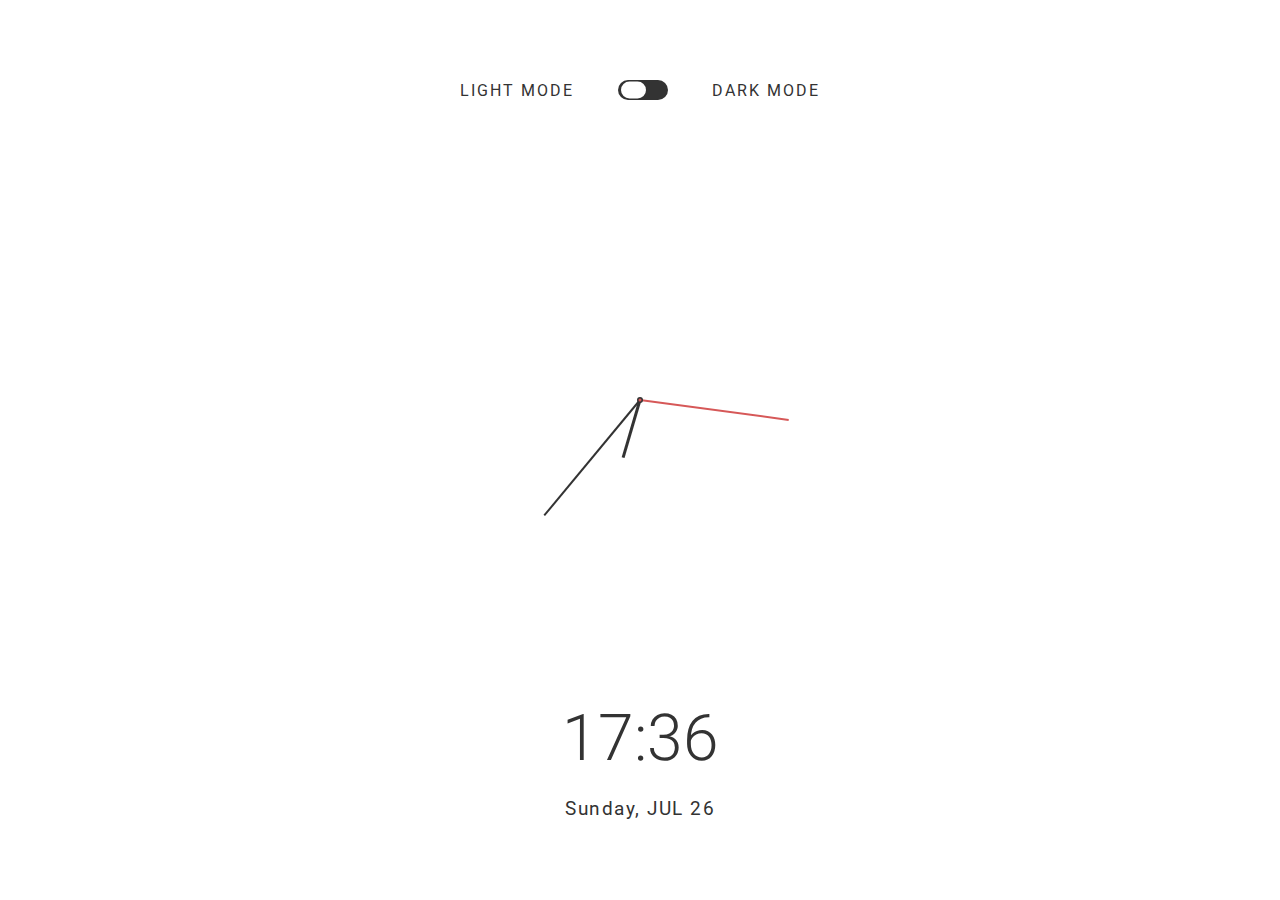
<file: index.html>
<!DOCTYPE html>
<html lang="en">

<head>
    <meta charset="UTF-8">
    <meta http-equiv="X-UA-Compatible" content="IE=edge">
    <meta name="viewport" content="width=device-width, initial-scale=1.0">
    <title>Projekt</title>
    <link rel="stylesheet" href="style.css">
</head>

<body>
    <div class="darkmode">
        <span>light mode</span>
        <input class="toggle" type="checkbox" id="checkbox">
        <span>dark mode</span>

    </div>
    <div class="clock">
        <div class="hour needle"></div>
        <div class="minute needle"></div>
        <div class="second needle"></div>
        <div class="center"></div>
    </div>
    <div class="date">
        <div class="hourDate"></div>
        <div class="dayDate"></div>
    </div>
    <script src="script.js"></script>
</body>

</html>
</file>
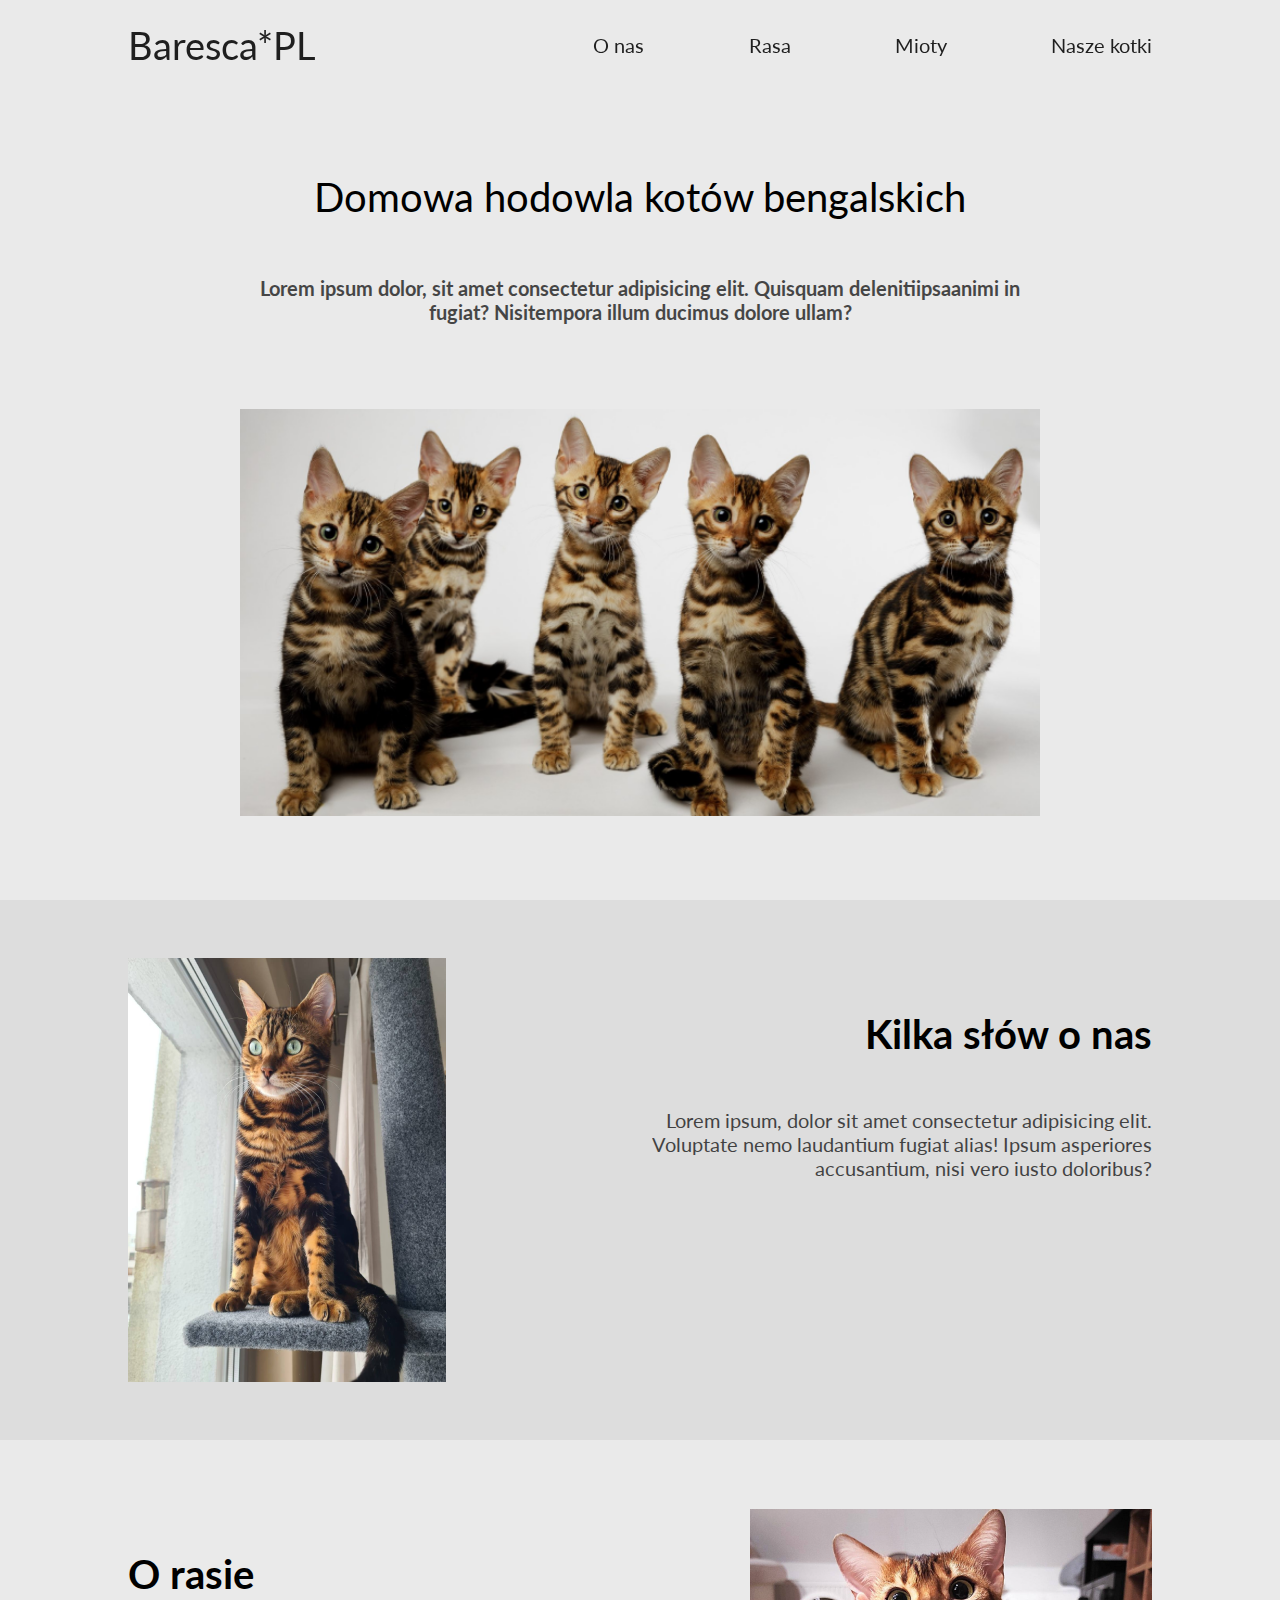
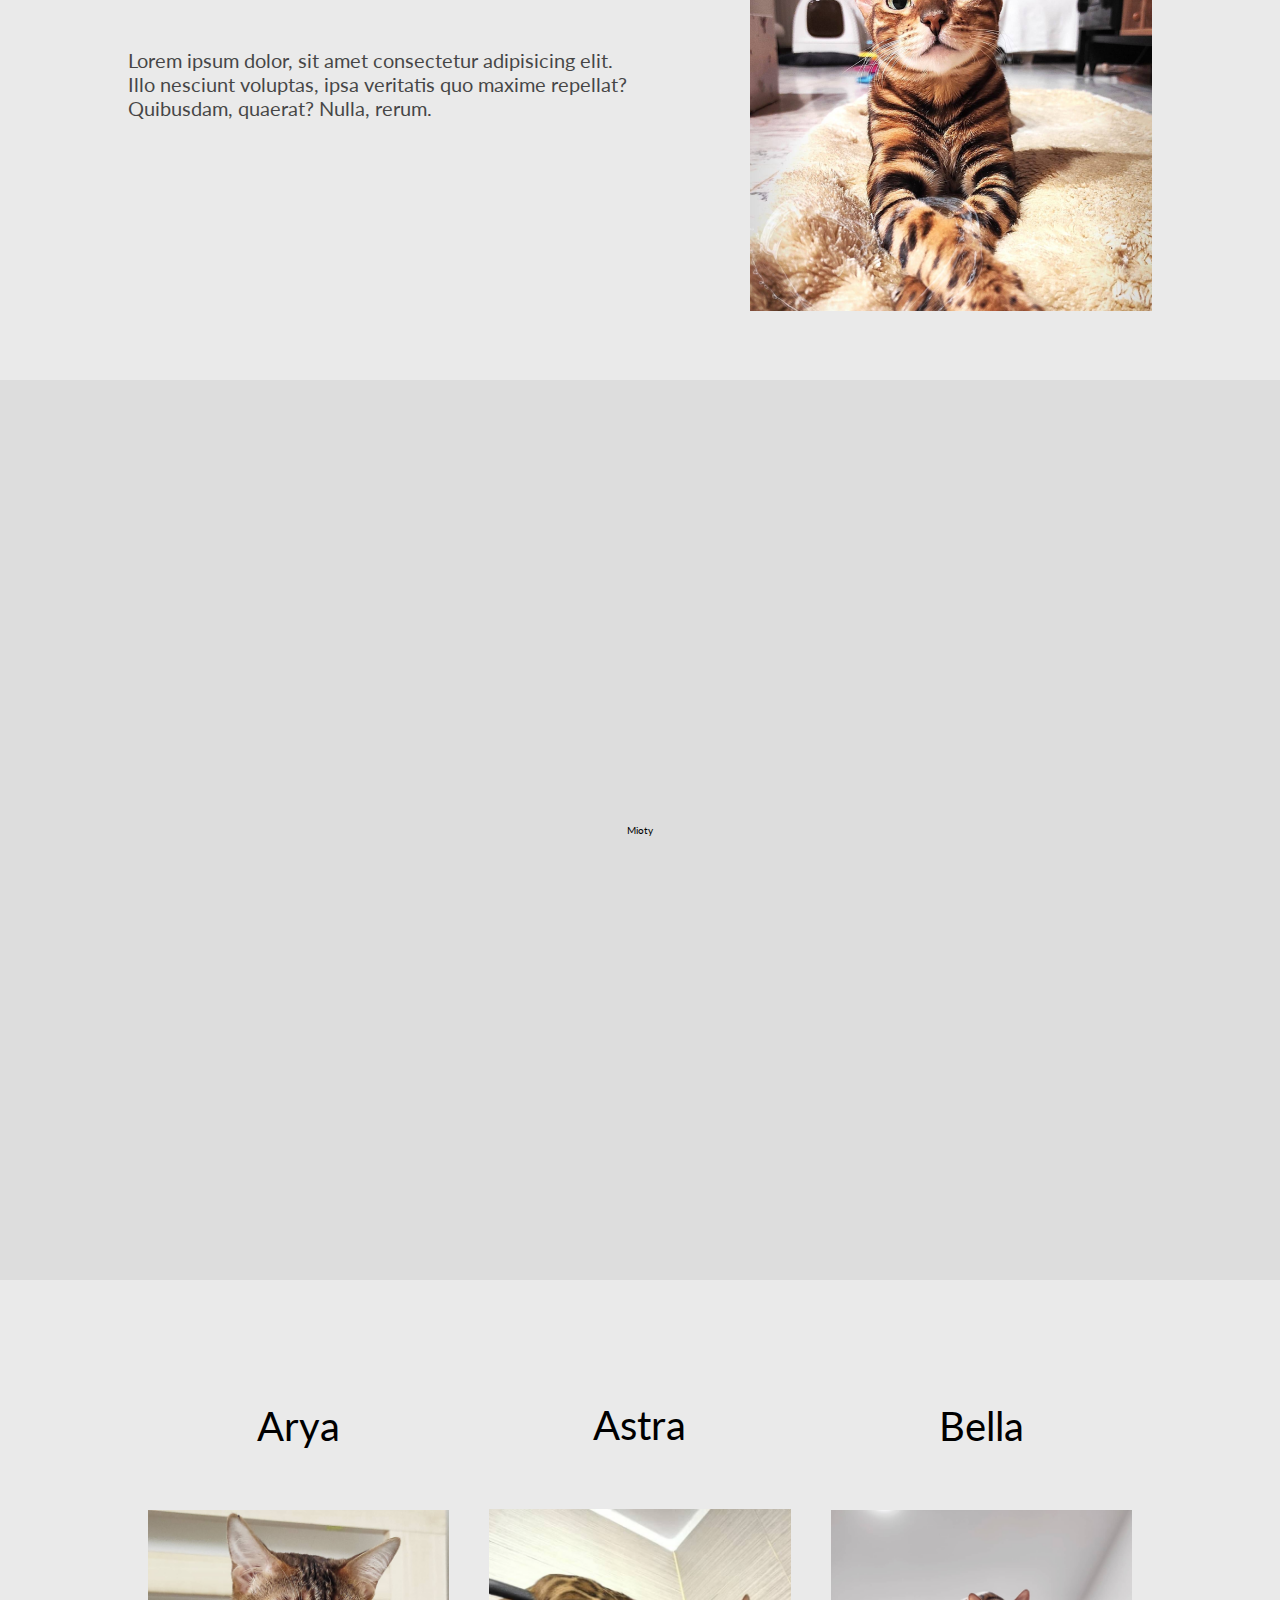
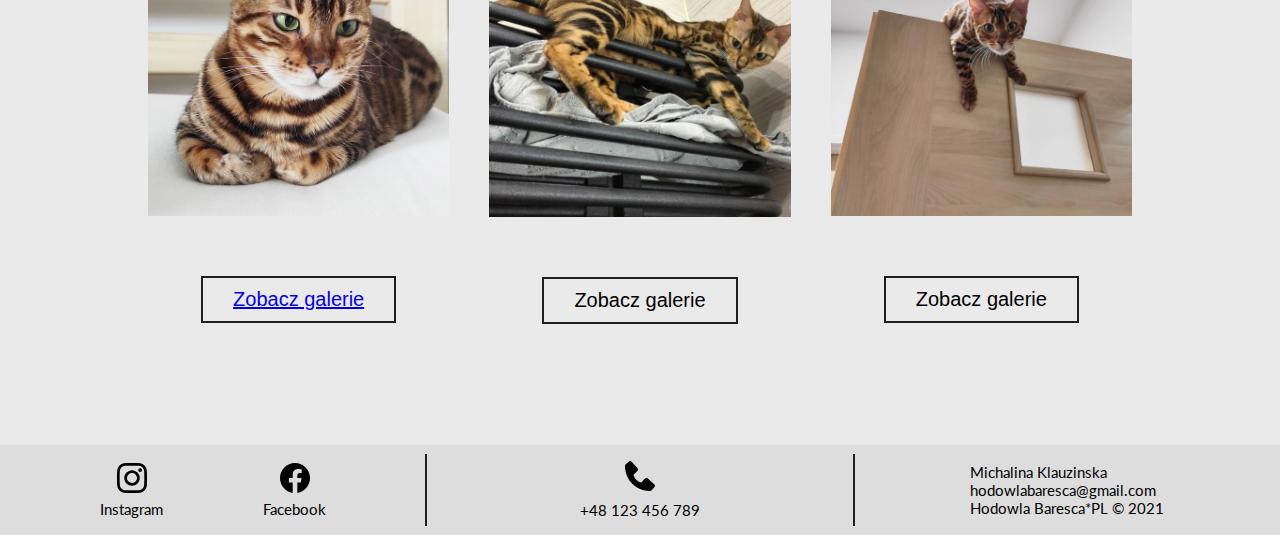
<file: OneDrive/Pulpit/HODOWLA/index.html>
<!DOCTYPE html>
<html lang="Pl">

<head>
    <meta charset="UTF-8">
    <meta http-equiv="X-UA-Compatible" content="IE=edge">
    <meta name="viewport" content="width=device-width, initial-scale=1.0">
    <link rel="stylesheet" href="css/page.css">
    <title>Hodowla Baresca*PL</title>
</head>

<body>
    <div class="page">
        
        <header id="header" class="header">
            <div class="bubble"></div>
            <a href="#main" id="logo" class="header__logo">
                Baresca*PL
            </a>
            <button id="burger" class="header__burger">
                <span id="inner" class="burger__inner"></span>
                <span id="inner" class="burger__inner"></span>
                <span id="inner" class="burger__inner"></span>
            </button>
            <nav id="nav" class="header__nav">
                <ul class="nav__list">
                    <!-- <li data-link="main" class="list__item"><a id="link" data-anchor="main" class="list__link" href="#o-nas">Strona główna</a></li> -->
                    <li data-link="o-nas" class="list__item"><a id="link" data-anchor="o-nas" class="list__link" href="#o-nas">O nas</a></li>
                    <li data-link="o-rasie" class="list__item"><a id="link" data-anchor="o-rasie" class="list__link" href="#o-rasie">Rasa</a></li>
                    <li data-link="mioty" class="list__item"><a id="link" data-anchor="mioty" class="list__link" href="#mioty">Mioty</a></li>
                    <li data-link="kotki" class="list__item"><a id="link" data-anchor="kotki" class="list__link" href="#kotki">Nasze kotki</a></li>
                </ul>
            </nav>
        </header>
        <main id="main" class="main">
            <div class="main__container">
                <h1 class="main__title">Domowa hodowla kotów bengalskich</h1>
                <h2 class="main__subtitle">Lorem ipsum dolor, sit amet consectetur adipisicing elit. Quisquam
                    delenitiipsaanimi in fugiat? Nisitempora illum ducimus dolore ullam?</h2>
                    <a href="#kontakt" class="main__button">Skontaktuj się z nami!</a>
            </div>
            <img class="main__image" src="assets/header.png" alt="cat litter image">
        </main>
        <section class="about-us" id="o-nas">
            <img class="about-us__image" src="assets/about.png" alt="cat image">
            <div class="about-us__container">
                <h2 class="about-us__title">Kilka słów o nas</h2>
                <p class="about-us__content">Lorem ipsum, dolor sit amet consectetur adipisicing elit. Voluptate nemo
                    laudantium
                    fugiat alias! Ipsum
                    asperiores accusantium, nisi vero iusto doloribus?</p>
            </div>
        </section>
        <section class="about-breed" id="o-rasie">
            <div class="about-breed__container">
                <h2 class="about-breed__title">O rasie</h2>
                <p class="about-breed__content">Lorem ipsum dolor, sit amet consectetur adipisicing elit. Illo nesciunt
                    voluptas, ipsa veritatis quo maxime
                    repellat? Quibusdam, quaerat? Nulla, rerum.</p>
            </div>
            <img class="about-breed__image" src="assets/about2.png" alt="cat image">
        </section>
        <section class="litters" id="mioty">
            Mioty
        </section>
        <section class="cats" id="kotki">
            <div class="cats__cat">
                <h3 class="cat__name">Arya</h3>
                <img class="cat__image" src="assets/arya.png" alt="cat image">
                <button id="gallery" class="cat__button"><a href="arya.html"> Zobacz galerie</a></button>
            </div>
            <div class="cats__cat">
                <h3 class="cat__name">Astra</h3>
                <img class="cat__image" src="assets/astra.png" alt="cat image">
                <button id="gallery" class="cat__button">Zobacz galerie</button>
            </div>
            <div class="cats__cat">
                <h3 class="cat__name">Bella</h3>
                <img class="cat__image" src="assets/bella.png" alt="cat image">
                <button id="gallery" class="cat__button">Zobacz galerie</button>
            </div>
        </section>
        <address class="contact" id="kontakt">
            <div class="contact__socials">
                <div class="socials__container ">
                    <span class="socials__title">Instagram</span>
                    <a  href="https://www.instagram.com/hodowlabaresca/" target="_blank"><img src="assets/insta.svg" class="socials__icon"  alt="instagram icon"></a>
                </div>
                <div class="socials__container">
                    <span class="socials__title">Facebook</span>
                    <a  href="https://www.facebook.com/Baresca-Pl-Hodowla-Kotów-Bengalskich-108157447316534/" target="_blank"><img class="socials__icon" src="assets/fb.svg" alt="facebook icon"></a>
                </div>
                <div class="break"></div>
            </div>
            <div class="contact__phone">
                <img src="assets/phone.svg" alt="phone icon" class="phone__icon">
                <span class="phone__number">+48 123 456 789</span>

            </div>
            <div class="contact__adress">
                <p class="adress__content">
                    Michalina Klauzinska<br>
                    hodowlabaresca@gmail.com<br>
                    Hodowla Baresca*PL &copy 2021<br>
                    <span class="contact__mobile">+48 123 456 789</span>
                </p>
                <div class="break"></div>
            </div>
        </address>
    </div>
    <script src="script.js"></script>
</body>

</html>
</file>
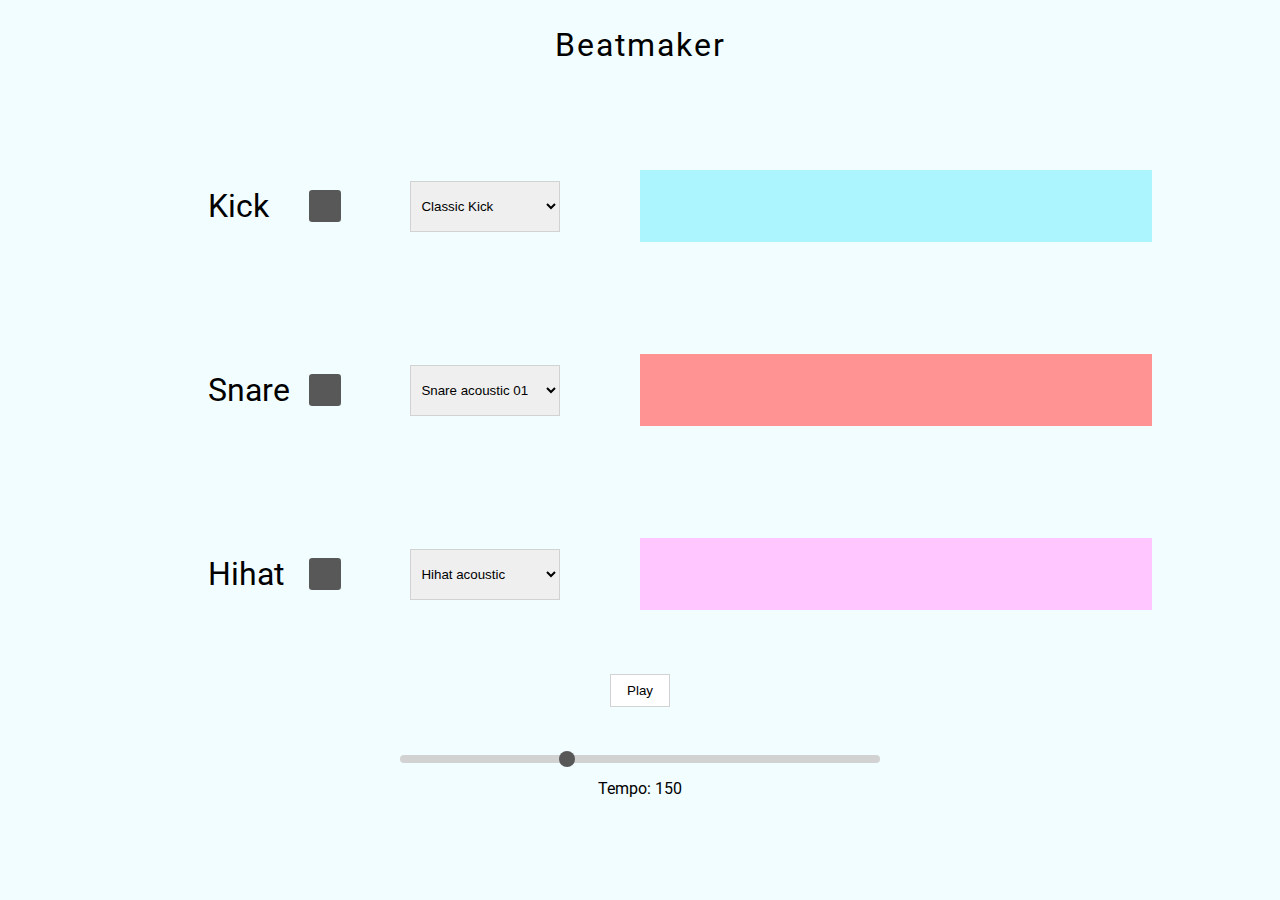
<file: OneDrive/Pulpit/dev ed js course/beatmaker/index.html>
<!DOCTYPE html>
<html lang="en">

<head>
    <meta charset="UTF-8">
    <meta http-equiv="X-UA-Compatible" content="IE=edge">
    <meta name="viewport" content="width=device-width, initial-scale=1.0">
    <title>Projekt</title>
    <link rel="stylesheet" href="style.css">
    <link rel="preconnect" href="https://fonts.gstatic.com">
    <link rel="stylesheet" href="https://use.fontawesome.com/releases/v5.15.3/css/all.css"
        integrity="sha384-SZXxX4whJ79/gErwcOYf+zWLeJdY/qpuqC4cAa9rOGUstPomtqpuNWT9wdPEn2fk" crossorigin="anonymous">
    <link href="https://fonts.googleapis.com/css2?family=Roboto:wght@400;700&display=swap" rel="stylesheet">
</head>

<body>
    <div class="container">
        <header class="header">
            <div class="logo">Beatmaker</div>
        </header>
        <div class="track-container">
            <div class="controls">
                <h3 class="sound-name">Kick</h3>
                <button data-btnIdx="0" class="mute"><i class="fas fa-volume-mute"></i></button>
                <select class="select" name="kick-select">
                    <option value="./sounds/kick-classic.wav">Classic Kick</option>
                    <option value="./sounds/kick-808.wav">Kick 808</option>
                    <option value="./sounds/kick-heavy.wav">Kick Heavy</option>
                </select>
            </div>
            <div class="pads">
                <div class="kick-pad pad b0"></div>
                <div class="kick-pad pad b1"></div>
                <div class="kick-pad pad b2"></div>
                <div class="kick-pad pad b3"></div>
                <div class="kick-pad pad b4"></div>
                <div class="kick-pad pad b5"></div>
                <div class="kick-pad pad b6"></div>
                <div class="kick-pad pad b7"></div>
            </div>
        </div>
        <div class="track-container">
            <div class="controls">
                <h3 class="sound-name">Snare</h3>
                <button data-btnIdx="1" class="mute"><i class="fas fa-volume-mute"></i></button>
                <select class="select" name="snare-select">
                    <option value="./sounds/snare-acoustic01.wav">Snare acoustic 01</option>
                    <option value="./sounds/snare-acoustic02.wav">Snare acoustic 02</option>
                    <option value="./sounds/snare-808.wav">Snare 808</option>
                </select>
            </div>
            <div class="pads">
                <div class="snare-pad pad b0"></div>
                <div class="snare-pad pad b1"></div>
                <div class="snare-pad pad b2"></div>
                <div class="snare-pad pad b3"></div>
                <div class="snare-pad pad b4"></div>
                <div class="snare-pad pad b5"></div>
                <div class="snare-pad pad b6"></div>
                <div class="snare-pad pad b7"></div>
            </div>
        </div>
        <div class="track-container">
            <div class="controls">
            <h3 class="sound-name">Hihat</h3>
            <button data-btnIdx="2" class="mute"><i class="fas fa-volume-mute"></i></button>
            <select class="select" name="hihat-select">
                <option value="./sounds/hihat-acoustic01.wav">Hihat acoustic</option>
                <option value="./sounds/hihat-808.wav">Hihat 808</option>
            </select>
            </div>
            <div class="pads">
                <div class="hihat-pad pad b0"></div>
                <div class="hihat-pad pad b1"></div>
                <div class="hihat-pad pad b2"></div>
                <div class="hihat-pad pad b3"></div>
                <div class="hihat-pad pad b4"></div>
                <div class="hihat-pad pad b5"></div>
                <div class="hihat-pad pad b6"></div>
                <div class="hihat-pad pad b7"></div>
            </div>
        </div>
        <button class="play">Play</button>
        <div class="range">
            <input type="range" class="range-input" min="20" max="400" value="150">
            <p>Tempo: <span class="range-value">150</span></p>
        </div>
    </div>

    <audio class="kick-audio" src="./sounds/kick-classic.wav"></audio>
    <audio class="snare-audio" src="./sounds/snare-acoustic01.wav"></audio>
    <audio class="hihat-audio" src="./sounds/hihat-acoustic01.wav"></audio>
    <script src="script.js"></script>
</body>

</html>
</file>
<file: style.css>
@import url('https://fonts.googleapis.com/css2?family=Roboto:wght@300;400&display=swap');
* {
    margin: 0;
    padding: 0;
    box-sizing: border-box;
}

:root {
    --primary: #fff;
    --secondary: #333;
}

html {
    transition: all .5s;
}

html.dark {
    --primary: #333;
    --secondary: #fff;
    background-color: var(--primary);
}


body {
    font-family: 'Roboto', sans-serif;
    min-height: 100vh;
    display: flex;
    align-items: center;
    justify-content: space-around;
    flex-direction: column;

}

.clock {
    position: relative;
    width: 300px;
    height: 300px;
    border-radius: 50%;
}

.needle {
    position: absolute;
    top: 50%;
    left: 50%;
    transform-origin: bottom center;
    background-color: var(--secondary);
    width: 2px;
    height: 50%;
}

.minute {
    transform: translate(-50%, -100%) rotate(20deg);
}

.hour {
    transform: translate(-50%, -100%) rotate(40deg);
    height: 20%;
    width: 3px;
}

.second {
    transform: translate(-50%, -100%) rotate(-40deg);
    background-color: rgb(214, 88, 88);
}

.center {
    position: absolute;
    top: 50%;
    left: 50%;
    border-radius: 50%;
    transform: translate(-50%, -50%);
    width: 6px;
    height: 6px;
    background-color: var(--secondary);
}

.center::before {
    content: '';
    position: absolute;
    top: 50%;
    left: 50%;
    border-radius: 50%;
    transform: translate(-50%, -50%);
    width: 3px;
    height: 3px;
    background-color: rgb(214, 88, 88);
}

.darkmode {
    transition: background-color .5s;
    padding: 10px 20px;
    border-radius: 20px;
    width: 400px;
    background-color: var(--primary);
    color: var(--secondary);
    text-transform: uppercase;
    letter-spacing: 2px;
    display: flex;
    align-items: center;
    justify-content: space-between;
}

.toggle {
    width: 50px;
    height: 20px;
    background-color: red;
    position: relative;
    cursor: pointer;

}

.toggle::before {
    position: absolute;
    content: '';
    top: 0;
    left: 0;
    right: 0;
    bottom: 0;
    background-color: #333;
    -webkit-transition: 0.4s;
    transition: 0.4s;
    border-radius: 100px;
    padding: 5px;
}

.toggle::after {
    content: '';
    position: absolute;
    top: 50%;
    transform: translate(0%, -50%);
    left: 5%;
    background-color: #fff;
    border-radius: 20px;
    width: 50%;
    height: 85%;
    transition: left .3s, background-color .3s;
}

.toggle:checked.toggle::after {
    left: 45%;
    background-color: #333;
}

.toggle:checked.toggle::before {
    background-color: #fff;
}

.date{
    display: flex;
    align-items: center;
    height: 140px;
    justify-content: space-around;
    flex-direction: column;
    color: var(--secondary);
}

.hourDate{
    font-size: 4rem;
    font-weight: 300;
}

.dayDate{
    font-size: 1.2rem;
    letter-spacing: 1.5px;
}

@media (max-width: 700px){
    .darkmode{
        width: 95%;
    }
}
</file>
<file: OneDrive/Pulpit/HODOWLA/css/page.css>
@import url("https://fonts.googleapis.com/css2?family=Lato&display=swap");*{-webkit-box-sizing:border-box;box-sizing:border-box;padding:0;margin:0;scroll-behavior:smooth}:root{font-size:62.5%;--black: #1f1f1f;--light-gray: #EAEAEA;--dark-gray: #ddd;--white: #fff;--title: 4rem;--content: 2rem;--footer: 1.5rem;--phone-content: 1.5rem;--phone-title: 2.5rem;--contact-mobile: 1.2rem;--burger-time: .3s}body,html{font-family:'Lato', sans-serif;background-color:var(--light-gray)}.page{position:absolute}.header{-webkit-transform-origin:top;transform-origin:top;position:fixed;top:0;height:10vh;width:100%;display:-ms-grid;display:grid;-webkit-box-align:center;-ms-flex-align:center;align-items:center;-ms-grid-columns:10% 1fr 1.2fr 10%;grid-template-columns:10% 1fr 1.2fr 10%;background-color:transparent;z-index:2;-webkit-transition:background-color .3s, -webkit-box-shadow .3s;transition:background-color .3s, -webkit-box-shadow .3s;transition:background-color .3s, box-shadow .3s;transition:background-color .3s, box-shadow .3s, -webkit-box-shadow .3s}.header__logo{color:var(--black);font-size:3.8rem;text-decoration:none;-ms-grid-column:2;-ms-grid-column-span:1;grid-column:2/3;-webkit-transition:color .3s;transition:color .3s}.header__burger{display:none}.header.--white{background-color:var(--white);opacity:.9;-webkit-box-shadow:0px 11px 30px 3px rgba(0,0,0,0.25);box-shadow:0px 11px 30px 3px rgba(0,0,0,0.25)}.header.--white .header__logo{color:var(--black)}.header.--white .list__link{color:var(--black)}.header.--white .burger__inner{background-color:var(--black)}.nav__list{width:100%;display:-webkit-box;display:-ms-flexbox;display:flex;-webkit-box-pack:justify;-ms-flex-pack:justify;justify-content:space-between;list-style-type:none}.list__link{color:var(--black);text-decoration:none;font-size:2rem}.bubble{position:absolute;top:40%;left:40%;display:block;-webkit-transform:scale(1.3);transform:scale(1.3);z-index:-2;background-color:transparent;border-bottom:1px solid var(--black);opacity:.5;padding-top:25px;-webkit-transition:.5s ease;transition:.5s ease}@media (max-width: 1024px){.header__nav{position:fixed;top:0vh;width:100%;height:100vh;display:-webkit-box;display:-ms-flexbox;display:flex;-webkit-box-align:center;-ms-flex-align:center;align-items:center;-webkit-transform:translateX(100%);transform:translateX(100%);-webkit-transition:-webkit-transform .3s;transition:-webkit-transform .3s;transition:transform .3s;transition:transform .3s, -webkit-transform .3s;background-color:var(--light-gray);opacity:1;z-index:-1}.header__nav.--active{-webkit-transform:translateX(0);transform:translateX(0)}.header__burger{position:relative;display:-webkit-box;display:-ms-flexbox;display:flex;width:25px;height:20px;padding:10px;display:flex;-webkit-box-pack:center;-ms-flex-pack:center;justify-content:center;justify-self:end;background-color:transparent;border:none;cursor:pointer}.header .nav__list{height:50%;-webkit-box-orient:vertical;-webkit-box-direction:normal;-ms-flex-direction:column;flex-direction:column;-webkit-box-align:center;-ms-flex-align:center;align-items:center}.header .list__link{font-size:3rem;color:var(--black)}.header .bubble{display:none}.header .burger__inner{position:absolute;width:25px;height:2px;display:block;background-color:var(--black);-webkit-transform-origin:left;transform-origin:left;-webkit-transition:background-color 0.1s,-webkit-transform var(--burger-time);transition:background-color 0.1s,-webkit-transform var(--burger-time);transition:transform var(--burger-time),background-color 0.1s;transition:transform var(--burger-time),background-color 0.1s,-webkit-transform var(--burger-time)}.header .burger__inner:nth-child(1){top:0}.header .burger__inner:nth-child(2){top:calc(50% - 1px);-webkit-transition:opacity var(--burger-time) 0.15s;transition:opacity var(--burger-time) 0.15s}.header .burger__inner:nth-child(3){bottom:0}.header.--white{opacity:1}.header__burger.--active .burger__inner:nth-child(1){-webkit-transform:translateX(15%) rotate(45deg);transform:translateX(15%) rotate(45deg)}.header__burger.--active .burger__inner:nth-child(2){opacity:0;-webkit-transition:opacity var(--burger-time);transition:opacity var(--burger-time)}.header__burger.--active .burger__inner:nth-child(3){-webkit-transform:translateX(15%) rotate(-45deg);transform:translateX(15%) rotate(-45deg)}}@media (max-width: 736px){.header{position:fixed}.header__logo{font-size:3rem}}.main{position:relative;height:100vh;display:-ms-grid;display:grid;-ms-grid-columns:10% 1fr 1fr 10%;grid-template-columns:10% 1fr 1fr 10%;-ms-grid-rows:1fr 1.25fr 1fr;grid-template-rows:1fr 1.25fr 1fr;-webkit-box-align:center;-ms-flex-align:center;align-items:center;background-color:var(--light-gray)}.main__container{-ms-grid-column:2;-ms-grid-column-span:1;grid-column:2/3;-ms-grid-row:2;-ms-grid-row-span:1;grid-row:2/3;width:80%;-ms-grid-row-align:start;align-self:start;display:-ms-grid;display:grid;-ms-grid-rows:(3)[1fr];grid-template-rows:repeat(1fr, 3);height:100%}.main__image{-ms-grid-column-align:center;justify-self:center;-ms-grid-column:3;-ms-grid-column-span:1;grid-column:3/4;-ms-grid-row:2;-ms-grid-row-span:1;grid-row:2/3;width:100%}.main__button{display:-webkit-box;display:-ms-flexbox;display:flex;-webkit-box-align:center;-ms-flex-align:center;align-items:center;-webkit-box-pack:center;-ms-flex-pack:center;justify-content:center;text-decoration:none;width:250px;height:50px;background-color:#fff;font-size:2rem;color:var(--black);border-radius:1rem;-webkit-box-shadow:-6px -6px 10px rgba(255,255,255,0.8),6px 6px 10px rgba(0,0,0,0.2);box-shadow:-6px -6px 10px rgba(255,255,255,0.8),6px 6px 10px rgba(0,0,0,0.2);-webkit-transition:opacity .2s, -webkit-transform .3s;transition:opacity .2s, -webkit-transform .3s;transition:opacity .2s, transform .3s;transition:opacity .2s, transform .3s, -webkit-transform .3s}.main__button{-ms-flex-item-align:end;-ms-grid-row-align:end;align-self:end;-ms-grid-row:3;-ms-grid-row-span:1;grid-row:3/4;margin-bottom:20px}.main__button:hover{opacity:.5}.main__button:active{-webkit-transform:scale(0.98);transform:scale(0.98)}.main__title{font-size:6rem;font-weight:normal;padding-bottom:10px}.main__subtitle{font-size:var(--content);padding:10px 0;opacity:.7}@media (max-width: 1680px){.main__title{font-size:5rem}.main__image{min-width:200px}}@media (max-width: 1400px){.main{-ms-grid-columns:10% 1fr 10%;grid-template-columns:10% 1fr 10%;-ms-grid-rows:1fr 1.2fr;grid-template-rows:1fr 1.2fr}.main__image{width:70%;min-width:800px;-ms-grid-row:2;-ms-grid-row-span:1;grid-row:2/3;-ms-grid-column:2;-ms-grid-column-span:1;grid-column:2/3;margin-bottom:25px;-ms-flex-item-align:start;-ms-grid-row-align:start;align-self:start}.main__container{width:80%;-ms-grid-row:1;-ms-grid-row-span:1;grid-row:1/2;text-align:center;padding-top:50px;-ms-grid-rows:30% 1fr 1fr;grid-template-rows:30% 1fr 1fr;-ms-grid-column-align:center;justify-self:center;margin-top:0;padding:0}.main__title{padding-top:50px;font-size:var(--title);-ms-grid-row:2;-ms-grid-row-span:1;grid-row:2/3}.main__subtitle{-ms-grid-row:3;-ms-grid-row-span:1;grid-row:3/4}.main__button{display:none}}@media (max-width: 1024px){.main__content{width:100%}.main__image{width:90%;min-width:400px;padding-top:20px}.main__title{font-size:5rem}}@media (max-width: 736px){.main{height:100vh;width:80%;margin:auto;display:-webkit-box;display:-ms-flexbox;display:flex;-webkit-box-orient:vertical;-webkit-box-direction:normal;-ms-flex-direction:column;flex-direction:column}.main__container{width:100%;margin-top:10vh;height:40%;-ms-grid-rows:1fr 1fr;grid-template-rows:1fr 1fr}.main__title{text-align:left;font-size:3.8rem;-ms-grid-row:1;-ms-grid-row-span:1;grid-row:1/2}.main__subtitle{font-size:var(--phone-content);text-align:left;-ms-grid-row:2;-ms-grid-row-span:1;grid-row:2/3;padding-top:50px}.main__image{width:100%;-ms-grid-column-align:center;justify-self:center;min-width:200px}.main__button.--small-screen{-ms-flex-item-align:center;-ms-grid-row-align:center;align-self:center;padding:20px}}@media (max-width: 500px){.main__image{width:100%}}@media (max-width: 390px){.main__title{font-size:3.4rem}}@media (max-width: 350px){.main__title{font-size:3rem}}@media (max-width: 1024px) and (max-height: 850px){.main__image{min-width:0px;max-width:70%;padding-top:50px}}@media (max-width: 1024px) and (max-height: 700px){.main__image{min-width:0px;max-width:50%;padding-top:50px}}.about-us{scroll-margin:10vh;height:60vh;display:-ms-grid;display:grid;-ms-grid-columns:20% 1fr 1fr 20%;grid-template-columns:20% 1fr 1fr 20%;background-color:var(--dark-gray)}.about-us__title{font-size:var(--title);padding:50px 0}.about-us__content{-ms-grid-column:3;-ms-grid-column-span:1;grid-column:3/4;font-size:var(--content);opacity:.7}.about-us__image{-ms-grid-column:2;-ms-grid-column-span:1;grid-column:2/3;-ms-flex-item-align:center;-ms-grid-row-align:center;align-self:center}.about-us__container{-ms-grid-column:3;-ms-grid-column-span:1;grid-column:3/4;-ms-flex-item-align:center;-ms-grid-row-align:center;align-self:center;text-align:right;padding-bottom:200px}@media (max-width: 1500px){.about-us{-ms-grid-columns:10% 1fr 1fr 10%;grid-template-columns:10% 1fr 1fr 10%}}@media (max-width: 1024px){.about-us__image{width:80%}.about-us__container{padding-bottom:100px}}@media (max-height: 800px){.about-us__image{width:50%}}@media (max-width: 736px){.about-us{height:90vh;display:-webkit-box;display:-ms-flexbox;display:flex;-webkit-box-orient:vertical;-webkit-box-direction:reverse;-ms-flex-direction:column-reverse;flex-direction:column-reverse;-webkit-box-align:center;-ms-flex-align:center;align-items:center;-webkit-box-pack:center;-ms-flex-pack:center;justify-content:center}.about-us__container{text-align:center;margin:0 10%;padding:20px 0}.about-us__title{font-size:var(--phone-title);padding:20px 0}.about-us__content{font-size:var(--phone-content)}.about-us__image{width:60%;padding:20px 0}}.about-breed{scroll-margin:10vh;height:60vh;display:-ms-grid;display:grid;-ms-grid-columns:20% 1fr 1fr 20%;grid-template-columns:20% 1fr 1fr 20%;-webkit-box-align:center;-ms-flex-align:center;align-items:center;background-color:var(--light-gray)}.about-breed__image{-ms-grid-column:3;-ms-grid-column-span:1;grid-column:3/4;-ms-grid-column-align:end;justify-self:end}.about-breed__title{font-size:var(--title);padding:50px 0}.about-breed__content{font-size:var(--content);opacity:.7}.about-breed__container{-ms-grid-column:2;-ms-grid-column-span:1;grid-column:2/3;padding-bottom:200px}@media (max-width: 1500px){.about-breed{-ms-grid-columns:10% 1fr 1fr 10%;grid-template-columns:10% 1fr 1fr 10%}}@media (max-width: 1024px){.about-breed__image{width:90%}.about-breed__container{padding-bottom:100px}}@media (max-height: 800px){.about-breed__image{width:60%}.about-breed__container{padding-bottom:100px}}@media (max-width: 736px){.about-breed{height:90vh;display:-webkit-box;display:-ms-flexbox;display:flex;-webkit-box-orient:vertical;-webkit-box-direction:normal;-ms-flex-direction:column;flex-direction:column;-webkit-box-align:center;-ms-flex-align:center;align-items:center;-webkit-box-pack:center;-ms-flex-pack:center;justify-content:center}.about-breed__container{text-align:center;margin:0 10%;padding:20px 0}.about-breed__title{font-size:var(--phone-title);padding:20px 0}.about-breed__content{font-size:var(--phone-content)}.about-breed__image{width:70%;padding:20px 0}}.litters{scroll-margin:10vh;height:100vh;display:-ms-grid;display:grid;place-items:center;background-color:var(--dark-gray)}.cats{scroll-margin:10vh;height:85vh;display:-ms-grid;display:grid;-ms-grid-columns:10% 1fr 1fr 1fr 10%;grid-template-columns:10% 1fr 1fr 1fr 10%;background-color:var(--light-gray)}.cats__cat:nth-child(1){-ms-grid-column:2;-ms-grid-column-span:1;grid-column:2/3;-ms-grid-column-align:start;justify-self:start}.cats__cat:nth-child(2){-ms-grid-column:3;-ms-grid-column-span:1;grid-column:3/4;-ms-grid-column-align:center;justify-self:center}.cats__cat:nth-child(3){-ms-grid-column:4;-ms-grid-column-span:1;grid-column:4/5;-ms-grid-column-align:end;justify-self:end}.cats__cat{display:-webkit-box;display:-ms-flexbox;display:flex;-webkit-box-orient:vertical;-webkit-box-direction:normal;-ms-flex-direction:column;flex-direction:column;-webkit-box-align:center;-ms-flex-align:center;align-items:center;-webkit-box-pack:center;-ms-flex-pack:center;justify-content:center}.cat__image{width:100%}.cat__name{font-size:var(--title);font-weight:normal;margin:40px 0}.cat__button{position:relative;margin:40px 0;padding:10px 30px;border:2px solid var(--black);background-color:transparent;cursor:pointer;font-size:var(--content);-webkit-transition:background-color .3s;transition:background-color .3s;overflow:hidden}.cat__button::before{content:'';position:absolute;top:0;left:0;width:100%;height:100%;background-color:transparent;display:block;z-index:-1}.cat__button:hover{background-color:var(--white)}@media (max-width: 1700px){.cats{-ms-grid-columns:10% 1fr 1fr 1fr 10%;grid-template-columns:10% 1fr 1fr 1fr 10%}}@media (max-width: 1500px){.cat__image{padding:20px}}@media (max-width: 1024px){.cats{height:220vh;-ms-grid-columns:10% 1fr 10%;grid-template-columns:10% 1fr 10%;-ms-grid-rows:5% 1fr 1fr 1fr 5%;grid-template-rows:5% 1fr 1fr 1fr 5%;-webkit-box-align:center;-ms-flex-align:center;align-items:center}.cats__cat:nth-child(1){-ms-grid-row:2;-ms-grid-row-span:1;grid-row:2/3;-ms-grid-column:2;-ms-grid-column-span:1;grid-column:2/3;-ms-grid-column-align:center;justify-self:center}.cats__cat:nth-child(2){-ms-grid-row:3;-ms-grid-row-span:1;grid-row:3/4;-ms-grid-column:2;-ms-grid-column-span:1;grid-column:2/3}.cats__cat:nth-child(3){-ms-grid-row:4;-ms-grid-row-span:1;grid-row:4/5;-ms-grid-column:2;-ms-grid-column-span:1;grid-column:2/3;-ms-grid-column-align:center;justify-self:center}}@media (max-height: 900px) and (max-width: 1024px){.cats{height:250vh}}@media (max-height: 800px) and (max-width: 1024px){.cats{height:280vh}}@media (max-height: 700px) and (max-width: 1024px){.cats{height:270vh}}@media (max-height: 600px) and (max-width: 1024px){.cats{height:320vh}}@media (max-height: 770px) and (min-width: 1025px){.cats{height:110vh}}@media (max-height: 650px) and (max-width: 1024px){.cats{height:325vh}}.contact{display:-ms-grid;display:grid;-ms-grid-columns:(1fr)[3];grid-template-columns:repeat(3, 1fr);height:10vh;background-color:var(--dark-gray);font-style:normal}.contact__mobile{display:none}.contact__socials{display:-webkit-box;display:-ms-flexbox;display:flex;-webkit-box-pack:center;-ms-flex-pack:center;justify-content:center;-webkit-box-align:center;-ms-flex-align:center;align-items:center;-ms-grid-column:1;-ms-grid-column-span:1;grid-column:1/2;position:relative}.contact__phone{display:-webkit-box;display:-ms-flexbox;display:flex;-webkit-box-pack:center;-ms-flex-pack:center;justify-content:center;-webkit-box-align:center;-ms-flex-align:center;align-items:center;-webkit-box-orient:vertical;-webkit-box-direction:normal;-ms-flex-direction:column;flex-direction:column;height:100%}.contact__adress{position:relative;display:-webkit-box;display:-ms-flexbox;display:flex;-webkit-box-align:center;-ms-flex-align:center;align-items:center;-webkit-box-pack:center;-ms-flex-pack:center;justify-content:center;font-size:var(--footer)}.socials__container{display:-webkit-box;display:-ms-flexbox;display:flex;-webkit-box-orient:vertical;-webkit-box-direction:reverse;-ms-flex-direction:column-reverse;flex-direction:column-reverse;-webkit-box-align:center;-ms-flex-align:center;align-items:center;padding:0 50px}.socials__title{font-size:var(--footer);padding-top:5px}.socials__icon{width:30px}.phone__number{font-size:var(--footer);padding-top:10px}.phone__icon{width:30px}.break{width:2px;height:80%;background-color:var(--black);position:absolute;right:0;-ms-flex-item-align:center;-ms-grid-row-align:center;align-self:center}.break:nth-of-type(1){left:0}@media (max-width: 1024px){.contact{-ms-grid-columns:(1fr)[3];grid-template-columns:repeat(3, 1fr)}.contact__socials{-ms-grid-column:1;-ms-grid-column-span:1;grid-column:1/2}.contact__adress{padding-left:15px}.socials__container{padding:0 10px}}@media (max-width: 736px){.contact{position:relative;height:20vh;-ms-grid-columns:1fr 1fr;grid-template-columns:1fr 1fr;-ms-grid-rows:1fr;grid-template-rows:1fr;-webkit-box-align:center;-ms-flex-align:center;align-items:center}.contact__adress{-ms-grid-column:2;-ms-grid-column-span:1;grid-column:2/3;-ms-grid-row:1;-ms-grid-row-span:1;grid-row:1/2;-webkit-box-align:center;-ms-flex-align:center;align-items:center;font-size:var(--contact-mobile)}.contact__mobile{font-size:var(--contact-mobile);display:block}.contact__socials{height:100%;display:-webkit-box;display:-ms-flexbox;display:flex;-webkit-box-align:center;-ms-flex-align:center;align-items:center;-ms-grid-column:1;-ms-grid-column-span:1;grid-column:1/2}.socials__container{padding:0 10px}.socials__title{font-size:1.2rem}.socials__icon{width:35px}.phone__number{display:none}.phone__icon{display:none}.break:nth-of-type(1){display:none}.adress__content{font-size:var(--contact-mobile)}}@media (max-width: 350px){.adress__content{margin-right:5px}}.gallery-wrapper{margin-top:10vh;width:100%;height:100%}.gallery{width:80%;margin:auto;-webkit-column-count:4;column-count:4;-webkit-column-gap:.6em;column-gap:.6em}.gallery img{width:100%;margin:0 0 .3em}
/*# sourceMappingURL=page.css.map */
</file>
<file: OneDrive/Pulpit/dev ed js course/beatmaker/style.css>
* {
    margin: 0;
    padding: 0;
    box-sizing: border-box;
}

body {
    font-family: 'Roboto', sans-serif;
    min-height: 100vh;

}

.container {
    display: flex;
    align-items: center;
    flex-direction: column;
    min-height: 100vh;
    width: 100%;
    background-color: rgb(241, 253, 255);
}

.header {
    height: 10vh;
    width: 100%;
    display: flex;
    align-items: center;
    justify-content: center;
}

.logo {
    font-size: 2rem;
    letter-spacing: 2px;
}

.track-container {
    margin: 5rem auto 2rem;
    width: 80%;
    display: flex;
    align-items: center;
    justify-content: space-around;
}

.controls {
    display: grid;
    grid-template-columns: repeat(3, 1fr);
    flex: 1;
    justify-content: space-between;
    align-items: center;
    margin: 0 5rem;
}

.sound-name {
    font-weight: normal;
    font-size: 2rem;
}

.mute {
    width: 2rem;
    height: 2rem;
    padding: .5rem;
    border-radius: .2rem;
    background-color: rgb(88, 88, 88);
    border: none;
    color: #fff;
    cursor: pointer;
}

.mute.active {
    background-color: rgb(158, 158, 158);
}

.select {
    width: 150px;
    padding: 1rem .4rem;
    border: 1px solid rgb(211, 210, 210);
    cursor: pointer;
}

.pads {
    display: flex;
    justify-content: space-around;
    width: 50%;
}

.pad {
    width: 4.5rem;
    height: 4.5rem;
    cursor: pointer;
    transition: background-color .3s;
}

.kick-pad {
    background-color: rgb(172, 245, 255);
}

.kick-pad.active {
    background-color: rgb(69, 230, 252);
}

.snare-pad {
    background-color: rgb(255, 146, 146);
}

.snare-pad.active {
    background-color: rgb(255, 73, 73);
}

.hihat-pad {
    background-color: rgb(255, 198, 255);
}

.hihat-pad.active {
    background-color: rgb(253, 70, 253);
}

.play {
    margin: 2rem 0;
    padding: .5rem 1rem;
    background-color: #fff;
    border: 1px solid rgb(211, 210, 210);
    cursor: pointer;
}

.range {
    display: flex;
    flex-direction: column;
    align-items: center;
}

.range-input {
    margin: 1rem 0;
    appearance: none;
    width: 30rem;
    height: .5rem;
    background-color: rgb(211, 210, 210);
    cursor: pointer;
    border-radius: 1rem;
}

.range-input:focus {
    outline: none;
}

.range-input::-webkit-slider-thumb {
    appearance: none;
    width: 1rem;
    height: 1rem;
    background-color: rgb(88, 88, 88);
    border-radius: .5rem;
}

@keyframes padAnim {
    from {
        transform: scale(1);
    }

    to {
        transform: scale(1.2);
    }
}
</file>
